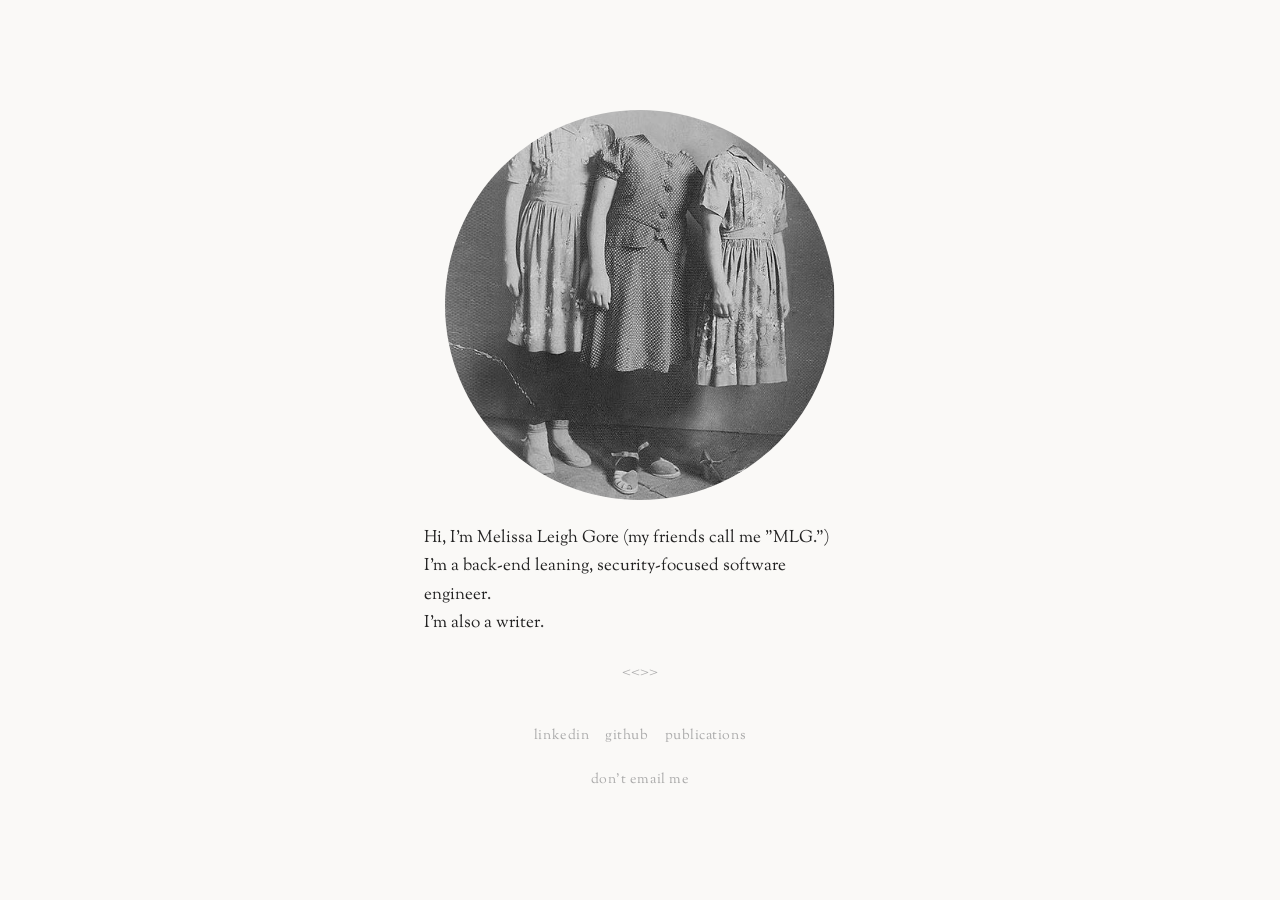
<file: index.html>
<!doctype html>
<html lang="en">
<head>
  <meta charset="utf-8">
  <meta name="viewport" content="width=device-width, initial-scale=1">
  <title>Melissa Leigh Gore</title>
  <meta name="description" content="MLG is a poet & a software engineer">
  <meta name="author" content="Melissa Leigh Gore">
  <link href="https://fonts.googleapis.com/css2?family=Sorts+Mill+Goudy&display=swap" rel="stylesheet">
  <link rel="stylesheet" href="styles.css">
  <link rel="icon" href="favicon.png">
</head>
<body>
  <main>
    <div class="image-wrapper">
      <img src="images/ghost.jpg" alt="Melissa Leigh Gore"/>
      <div class="image-overlay">
        <p>"The moment of change is the only poem"</p>
        <cite>— Adrienne Rich</cite>
      </div>
    </div>
    <p>
    Hi, I'm Melissa Leigh Gore (my friends call me "MLG.")<br>
    I'm a back-end leaning, security-focused software engineer.<br>
    I'm also a writer.
  </p>
    <p class="separator">&lt;&lt;&gt;&gt;</p>
    <nav class="social">
      <a href="https://www.linkedin.com/in/melissaleighgore/" target="_blank" rel="noopener">linkedin</a>
      <a href="https://github.com/mlg-" target="_blank" rel="noopener">github</a>
      <a href="publications.html">publications</a>
    </nav>
    <nav class="social">
      <a href="mailto:hello@melissaleighgore.com">don't email me</a>
    </nav>
  </main>
</body>
</html>
</file>
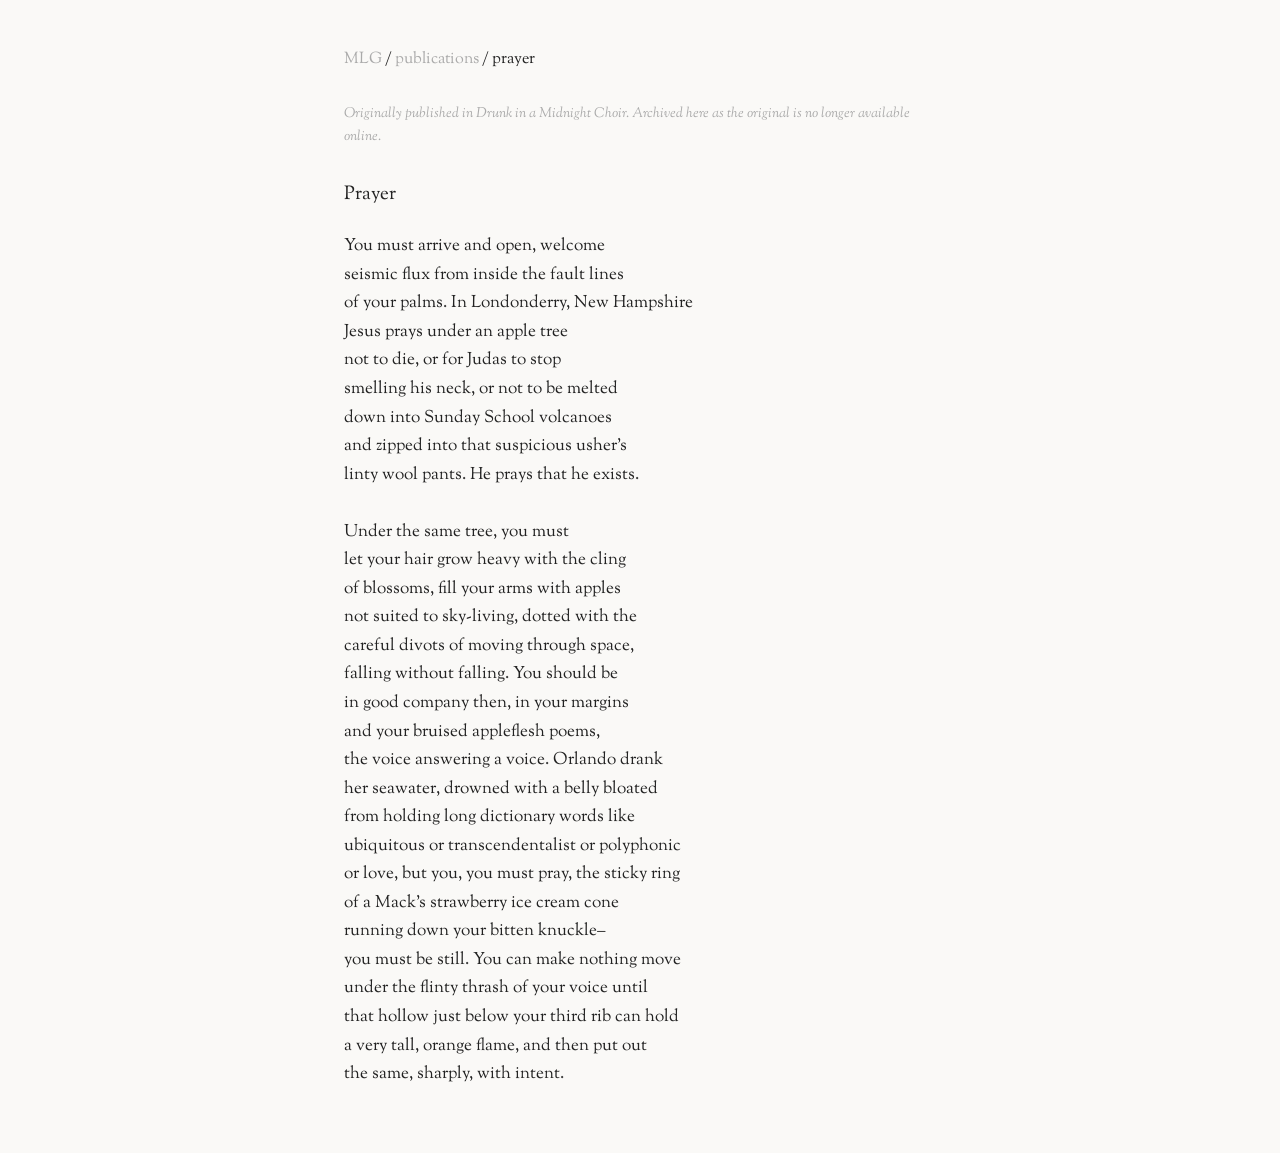
<file: prayer.html>
<!doctype html>
<html lang="en">
<head>
  <meta charset="utf-8">
  <meta name="viewport" content="width=device-width, initial-scale=1">
  <title>Prayer | MLG</title>
  <meta name="description" content="Prayer, a poem by Melissa Leigh Gore">
  <meta name="author" content="Melissa Leigh Gore">
  <link href="https://fonts.googleapis.com/css2?family=Sorts+Mill+Goudy&display=swap" rel="stylesheet">
  <link rel="stylesheet" href="styles.css">
</head>
<body>
  <article>
    <h1><a href="index.html">MLG</a> / <a href="publications.html">publications</a> / prayer</h1>
    <p class="archival">Originally published in <em>Drunk in a Midnight Choir</em>. Archived here as the original is no longer available online.</p>
    <h2>Prayer</h2>
    <p class="poem">You must arrive and open, welcome<br>
seismic flux from inside the fault lines<br>
of your palms. In Londonderry, New Hampshire<br>
Jesus prays under an apple tree<br>
not to die, or for Judas to stop<br>
smelling his neck, or not to be melted<br>
down into Sunday School volcanoes<br>
and zipped into that suspicious usher's<br>
linty wool pants. He prays that he exists.<br>
<br>
Under the same tree, you must<br>
let your hair grow heavy with the cling<br>
of blossoms, fill your arms with apples<br>
not suited to sky-living, dotted with the<br>
careful divots of moving through space,<br>
falling without falling. You should be<br>
in good company then, in your margins<br>
and your bruised appleflesh poems,<br>
the voice answering a voice. Orlando drank<br>
her seawater, drowned with a belly bloated<br>
from holding long dictionary words like<br>
ubiquitous or transcendentalist or polyphonic<br>
or love, but you, you must pray, the sticky ring<br>
of a Mack's strawberry ice cream cone<br>
running down your bitten knuckle–<br>
you must be still. You can make nothing move<br>
under the flinty thrash of your voice until<br>
that hollow just below your third rib can hold<br>
a very tall, orange flame, and then put out<br>
the same, sharply, with intent.</p>
  </article>
</body>
</html>
</file>
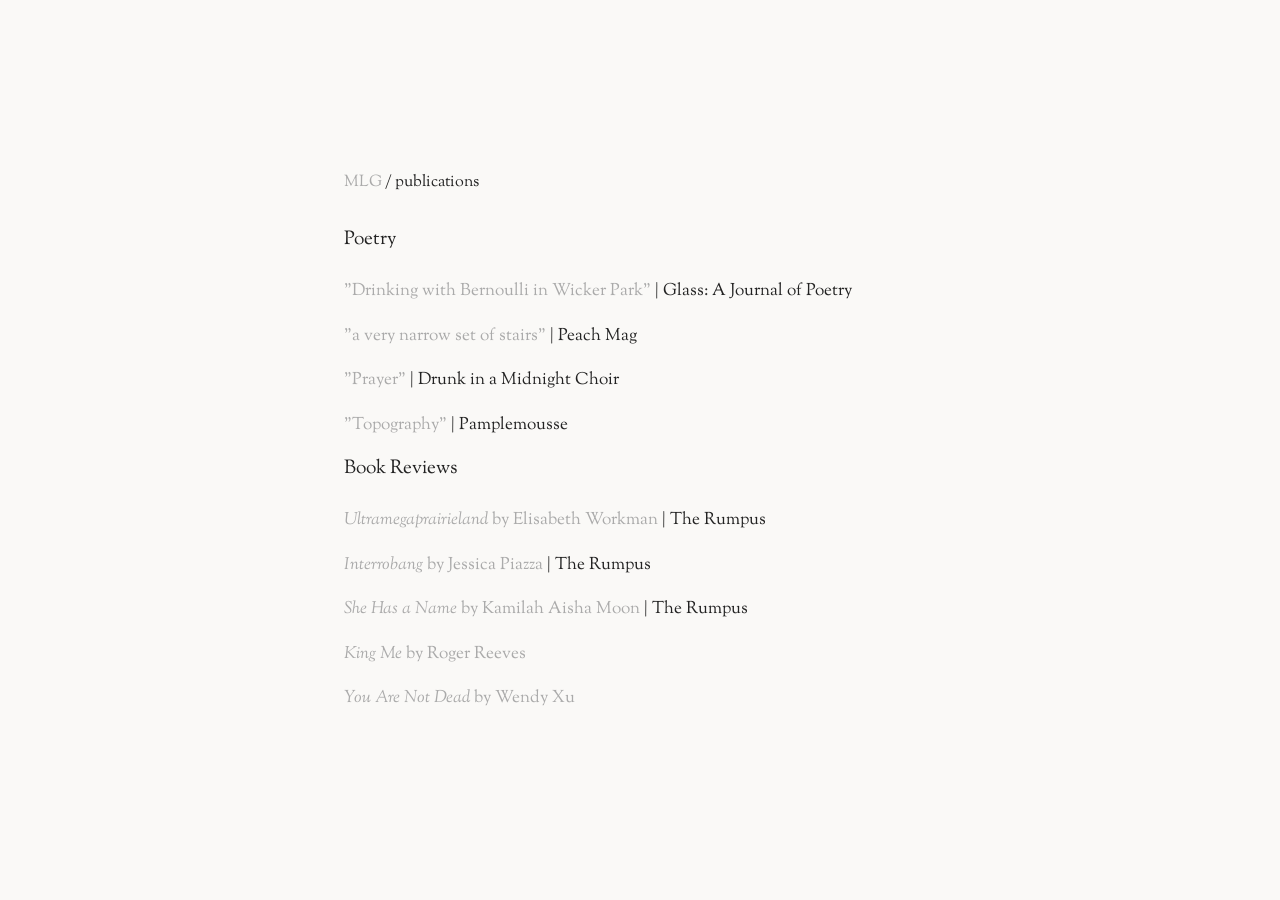
<file: publications.html>
<!doctype html>
<html lang="en">
<head>
  <meta charset="utf-8">
  <meta name="viewport" content="width=device-width, initial-scale=1">
  <title>Publications | MLG</title>
  <meta name="description" content="Writing and publications by Melissa Leigh Gore">
  <meta name="author" content="Melissa Leigh Gore">
  <link href="https://fonts.googleapis.com/css2?family=Sorts+Mill+Goudy&display=swap" rel="stylesheet">
  <link rel="stylesheet" href="styles.css">
</head>
<body>
  <article>
    <h1><a href="index.html">MLG</a> / publications</h1>

    <h2>Poetry</h2>
    <p><a href="https://www.glass-poetry.com/journal/2018/august/gore-drinking.html" target="_blank" rel="noopener">"Drinking with Bernoulli in Wicker Park"</a> | Glass: A Journal of Poetry</p>
    <p><a href="https://www.peachmgzn.com/melissa-leigh-gore" target="_blank" rel="noopener">"a very narrow set of stairs"</a> | Peach Mag</p>
    <p><a href="prayer.html">"Prayer"</a> | Drunk in a Midnight Choir</p>
    <p><a href="https://a.co/d/03ZyaVwk" target="_blank" rel="noopener">"Topography"</a> | Pamplemousse</p>
    <h2>Book Reviews</h2>
    <p><a href="http://therumpus.net/2014/08/ultramegaprairieland-by-elisabeth-workman/" target="_blank" rel="noopener"><em>Ultramegaprairieland</em> by Elisabeth Workman</a> | The Rumpus</p>
    <p><a href="http://therumpus.net/2014/06/interrobang-by-jessica-piazza/" target="_blank" rel="noopener"><em>Interrobang</em> by Jessica Piazza</a> | The Rumpus</p>
    <p><a href="http://therumpus.net/2014/05/she-has-a-name-by-kamilah-aisha-moon/" target="_blank" rel="noopener"><em>She Has a Name</em> by Kamilah Aisha Moon</a> | The Rumpus</p>
    <p><a href="review-king-me-by-roger-reeves.html"><em>King Me</em> by Roger Reeves</a></p>
    <p><a href="review-wendy-xus-you-are-not-dead.html"><em>You Are Not Dead</em> by Wendy Xu</a></p>
  </article>
</body>
</html>
</file>
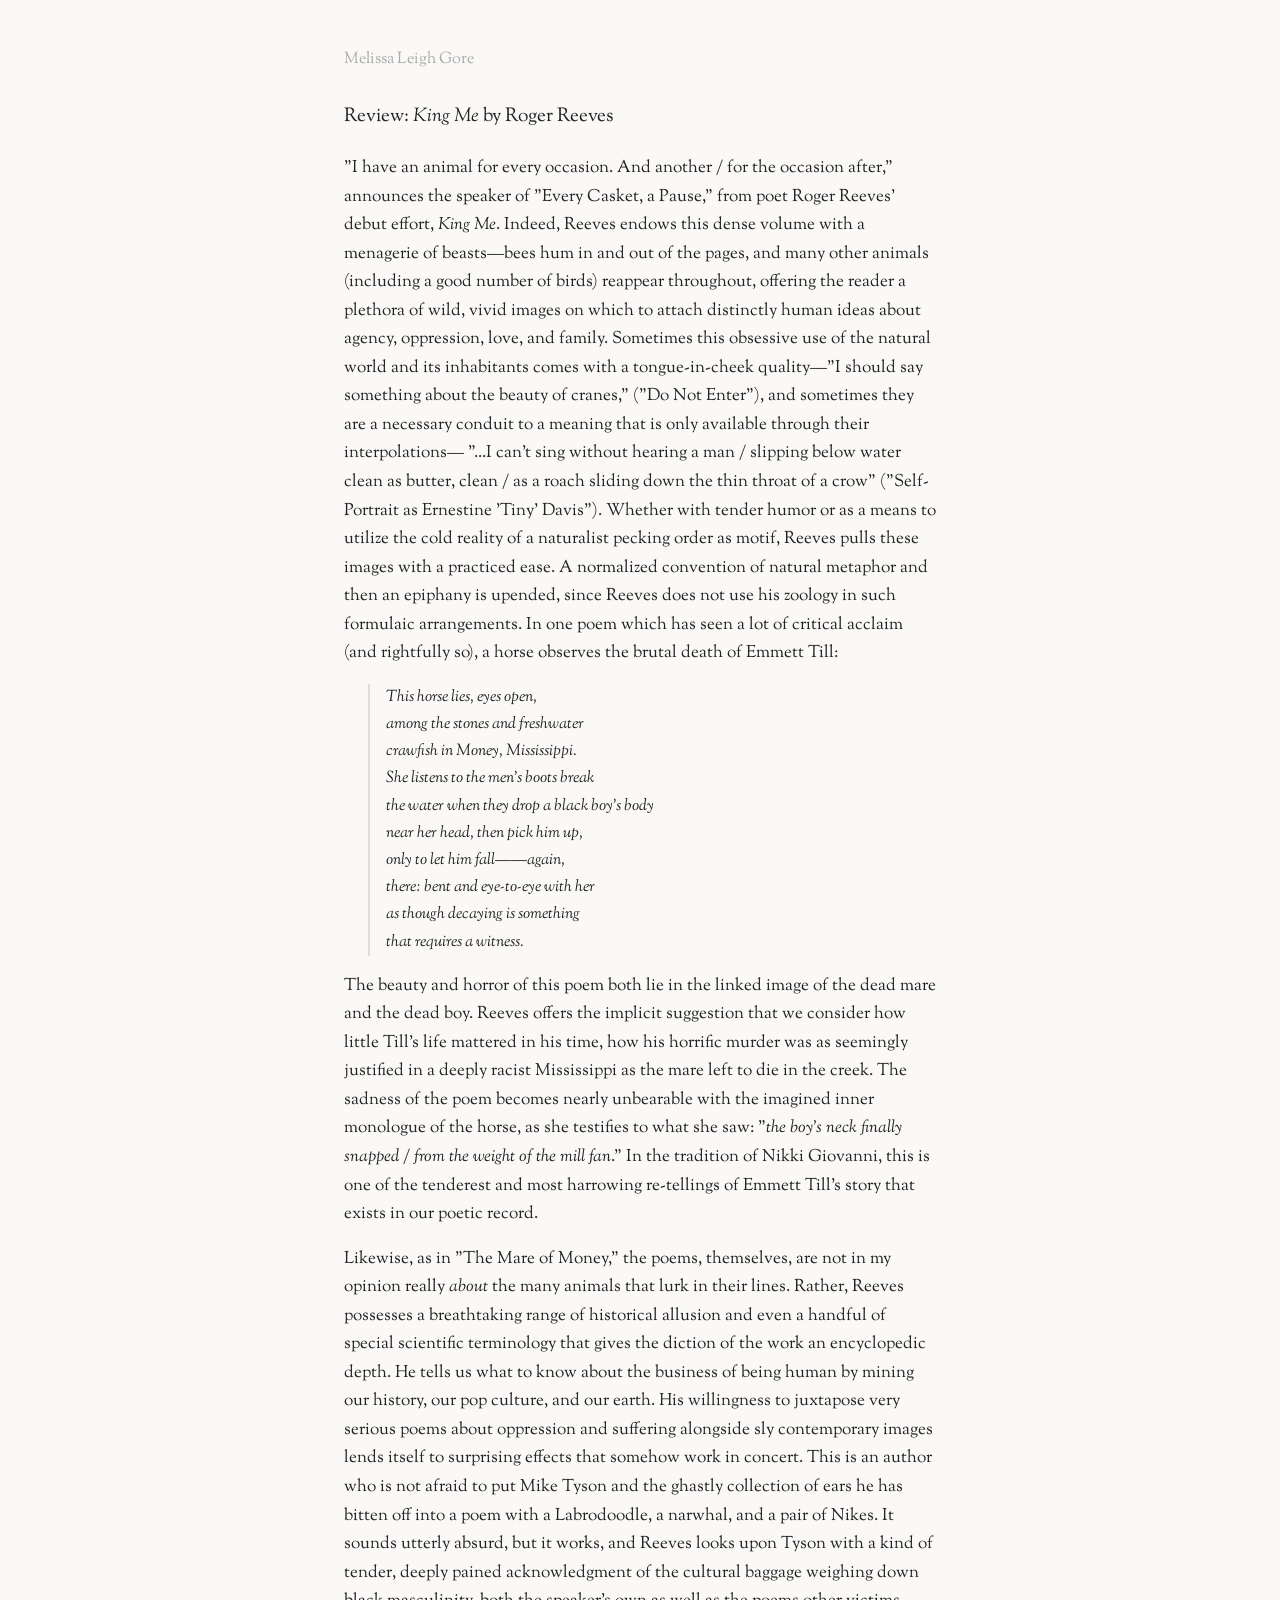
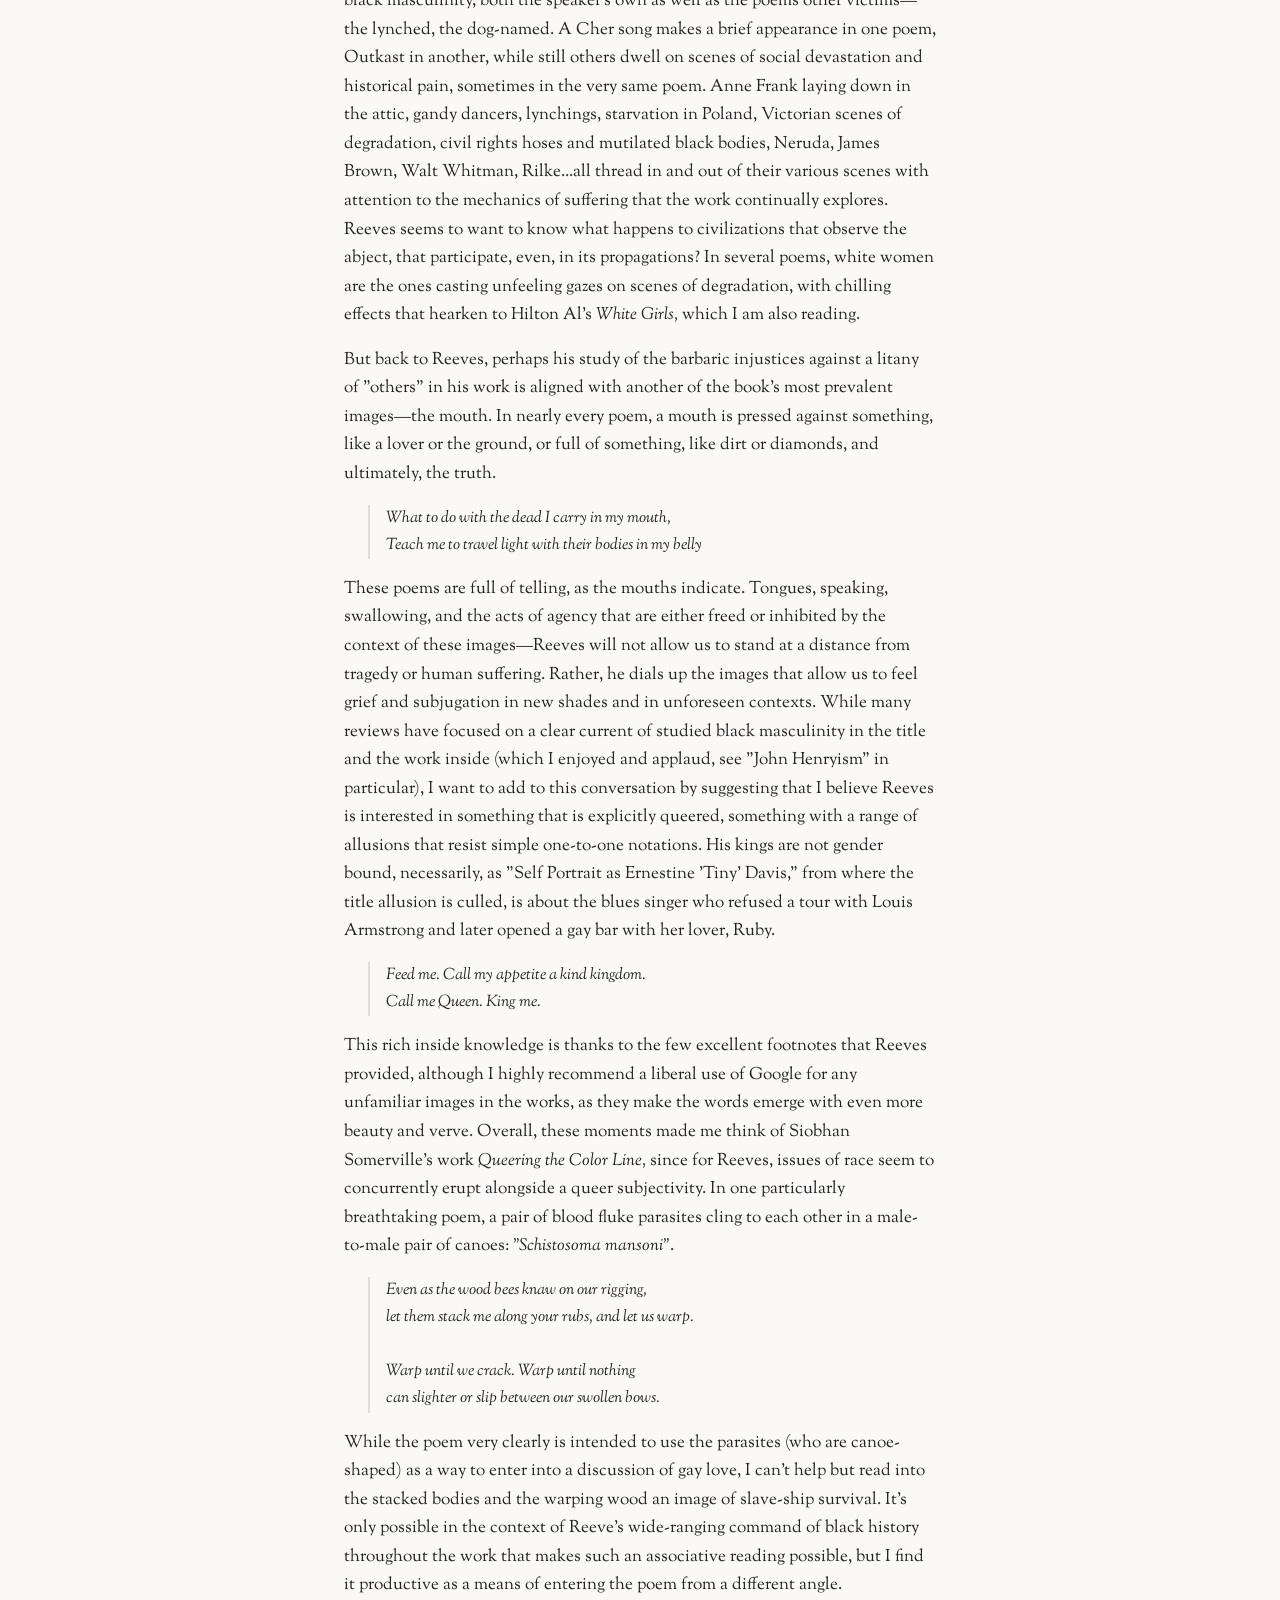
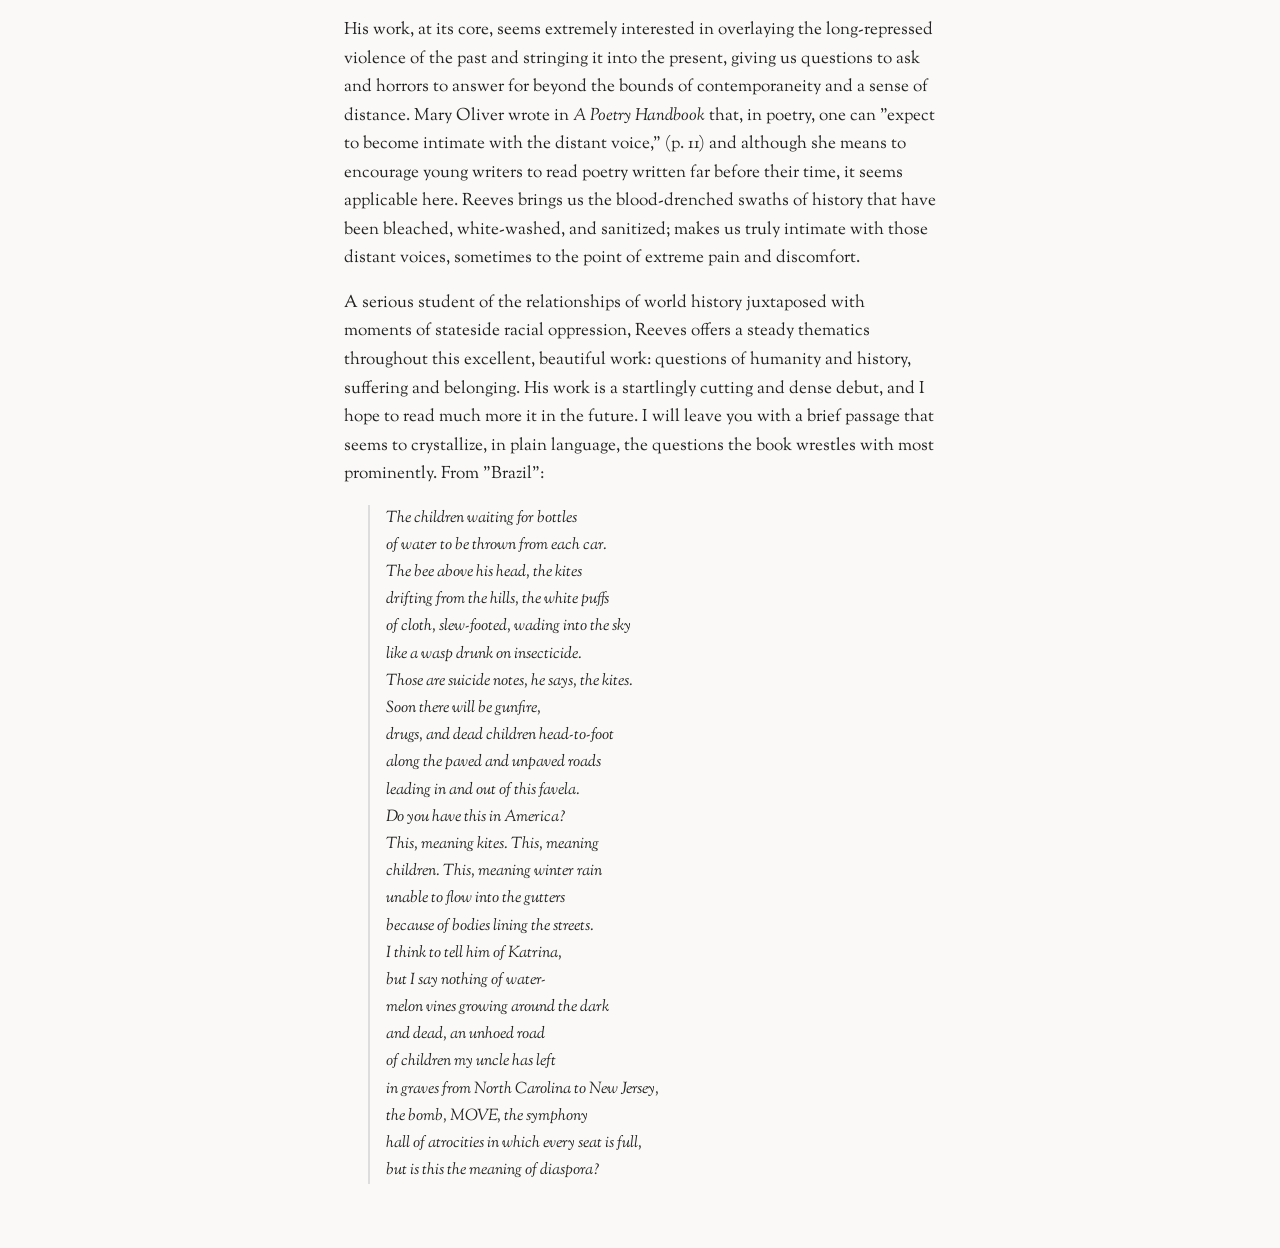
<file: review-king-me-by-roger-reeves.html>
<!doctype html>
<html lang="en">
<head>
  <meta charset="utf-8">
  <meta name="viewport" content="width=device-width, initial-scale=1">
  <title>Review: King Me by Roger Reeves</title>
  <link href="https://fonts.googleapis.com/css2?family=Sorts+Mill+Goudy&display=swap" rel="stylesheet">
  <link rel="stylesheet" href="styles.css">
</head>
<body>
  <article>
    <h1><a href="index.html">Melissa Leigh Gore</a></h1>
    <h2>Review: <i>King Me</i> by Roger Reeves</h2>

    <p>"I have an animal for every occasion. And another / for the occasion after," announces the speaker of "Every Casket, a Pause," from poet Roger Reeves' debut effort, <i>King Me</i>. Indeed, Reeves endows this dense volume with a menagerie of beasts—bees hum in and out of the pages, and many other animals (including a good number of birds) reappear throughout, offering the reader a plethora of wild, vivid images on which to attach distinctly human ideas about agency, oppression, love, and family. Sometimes this obsessive use of the natural world and its inhabitants comes with a tongue-in-cheek quality—"I should say something about the beauty of cranes," ("Do Not Enter"), and sometimes they are a necessary conduit to a meaning that is only available through their interpolations— "...I can't sing without hearing a man / slipping below water clean as butter, clean / as a roach sliding down the thin throat of a crow" ("Self-Portrait as Ernestine 'Tiny' Davis"). Whether with tender humor or as a means to utilize the cold reality of a naturalist pecking order as motif, Reeves pulls these images with a practiced ease. A normalized convention of natural metaphor and then an epiphany is upended, since Reeves does not use his zoology in such formulaic arrangements. In one poem which has seen a lot of critical acclaim (and rightfully so), a horse observes the brutal death of Emmett Till:</p>

    <blockquote>This horse lies, eyes open,<br>
    among the stones and freshwater<br>
    crawfish in Money, Mississippi.<br>
    She listens to the men's boots break<br>
    the water when they drop a black boy's body<br>
    near her head, then pick him up,<br>
    only to let him fall——again,<br>
    there: bent and eye-to-eye with her<br>
    as though decaying is something<br>
    that requires a witness.</blockquote>

    <p>The beauty and horror of this poem both lie in the linked image of the dead mare and the dead boy. Reeves offers the implicit suggestion that we consider how little Till's life mattered in his time, how his horrific murder was as seemingly justified in a deeply racist Mississippi as the mare left to die in the creek. The sadness of the poem becomes nearly unbearable with the imagined inner monologue of the horse, as she testifies to what she saw: "<i>the boy's neck finally snapped / from the weight of the mill fan</i>." In the tradition of Nikki Giovanni, this is one of the tenderest and most harrowing re-tellings of Emmett Till's story that exists in our poetic record.</p>

    <p>Likewise, as in "The Mare of Money," the poems, themselves, are not in my opinion really <i>about</i> the many animals that lurk in their lines. Rather, Reeves possesses a breathtaking range of historical allusion and even a handful of special scientific terminology that gives the diction of the work an encyclopedic depth. He tells us what to know about the business of being human by mining our history, our pop culture, and our earth. His willingness to juxtapose very serious poems about oppression and suffering alongside sly contemporary images lends itself to surprising effects that somehow work in concert. This is an author who is not afraid to put Mike Tyson and the ghastly collection of ears he has bitten off into a poem with a Labrodoodle, a narwhal, and a pair of Nikes. It sounds utterly absurd, but it works, and Reeves looks upon Tyson with a kind of tender, deeply pained acknowledgment of the cultural baggage weighing down black masculinity, both the speaker's own as well as the poems other victims—the lynched, the dog-named. A Cher song makes a brief appearance in one poem, Outkast in another, while still others dwell on scenes of social devastation and historical pain, sometimes in the very same poem. Anne Frank laying down in the attic, gandy dancers, lynchings, starvation in Poland, Victorian scenes of degradation, civil rights hoses and mutilated black bodies, Neruda, James Brown, Walt Whitman, Rilke...all thread in and out of their various scenes with attention to the mechanics of suffering that the work continually explores. Reeves seems to want to know what happens to civilizations that observe the abject, that participate, even, in its propagations? In several poems, white women are the ones casting unfeeling gazes on scenes of degradation, with chilling effects that hearken to Hilton Al's <em>White Girls,</em> which I am also reading.</p>

    <p>But back to Reeves, perhaps his study of the barbaric injustices against a litany of "others" in his work is aligned with another of the book's most prevalent images—the mouth. In nearly every poem, a mouth is pressed against something, like a lover or the ground, or full of something, like dirt or diamonds, and ultimately, the truth.</p>

    <blockquote>What to do with the dead I carry in my mouth,<br>
    Teach me to travel light with their bodies in my belly</blockquote>

    <p>These poems are full of telling, as the mouths indicate. Tongues, speaking, swallowing, and the acts of agency that are either freed or inhibited by the context of these images—Reeves will not allow us to stand at a distance from tragedy or human suffering. Rather, he dials up the images that allow us to feel grief and subjugation in new shades and in unforeseen contexts. While many reviews have focused on a clear current of studied black masculinity in the title and the work inside (which I enjoyed and applaud, see "John Henryism" in particular), I want to add to this conversation by suggesting that I believe Reeves is interested in something that is explicitly queered, something with a range of allusions that resist simple one-to-one notations. His kings are not gender bound, necessarily, as "Self Portrait as Ernestine 'Tiny' Davis," from where the title allusion is culled, is about the blues singer who refused a tour with Louis Armstrong and later opened a gay bar with her lover, Ruby.</p>

    <blockquote>Feed me. Call my appetite a kind kingdom.<br>
    Call me Queen. King me.</blockquote>

    <p>This rich inside knowledge is thanks to the few excellent footnotes that Reeves provided, although I highly recommend a liberal use of Google for any unfamiliar images in the works, as they make the words emerge with even more beauty and verve. Overall, these moments made me think of Siobhan Somerville's work <i>Queering the Color Line,</i> since for Reeves, issues of race seem to concurrently erupt alongside a queer subjectivity. In one particularly breathtaking poem, a pair of blood fluke parasites cling to each other in a male-to-male pair of canoes: <i>"Schistosoma mansoni"</i>.</p>

    <blockquote>Even as the wood bees knaw on our rigging,<br>
    let them stack me along your rubs, and let us warp.<br><br>
    Warp until we crack. Warp until nothing<br>
    can slighter or slip between our swollen bows.</blockquote>

    <p>While the poem very clearly is intended to use the parasites (who are canoe-shaped) as a way to enter into a discussion of gay love, I can't help but read into the stacked bodies and the warping wood an image of slave-ship survival. It's only possible in the context of Reeve's wide-ranging command of black history throughout the work that makes such an associative reading possible, but I find it productive as a means of entering the poem from a different angle.</p>

    <p>His work, at its core, seems extremely interested in overlaying the long-repressed violence of the past and stringing it into the present, giving us questions to ask and horrors to answer for beyond the bounds of contemporaneity and a sense of distance. Mary Oliver wrote in <i>A Poetry Handbook</i> that, in poetry, one can "expect to become intimate with the distant voice," (p. 11) and although she means to encourage young writers to read poetry written far before their time, it seems applicable here. Reeves brings us the blood-drenched swaths of history that have been bleached, white-washed, and sanitized; makes us truly intimate with those distant voices, sometimes to the point of extreme pain and discomfort.</p>

    <p>A serious student of the relationships of world history juxtaposed with moments of stateside racial oppression, Reeves offers a steady thematics throughout this excellent, beautiful work: questions of humanity and history, suffering and belonging. His work is a startlingly cutting and dense debut, and I hope to read much more it in the future. I will leave you with a brief passage that seems to crystallize, in plain language, the questions the book wrestles with most prominently. From "Brazil":</p>

    <blockquote>The children waiting for bottles<br>
    of water to be thrown from each car.<br>
    The bee above his head, the kites<br>
    drifting from the hills, the white puffs<br>
    of cloth, slew-footed, wading into the sky<br>
    like a wasp drunk on insecticide.<br>
    <i>Those are suicide notes,</i> he says, <i>the kites</i>.<br>
    Soon there will be gunfire,<br>
    drugs, and dead children head-to-foot<br>
    along the paved and unpaved roads<br>
    leading in and out of this favela.<br>
    <i>Do you have this in America?</i><br>
    This, meaning kites. This, meaning<br>
    children. This, meaning winter rain<br>
    unable to flow into the gutters<br>
    because of bodies lining the streets.<br>
    I think to tell him of Katrina,<br>
    but I say nothing of water-<br>
    melon vines growing around the dark<br>
    and dead, an unhoed road<br>
    of children my uncle has left<br>
    in graves from North Carolina to New Jersey,<br>
    the bomb, MOVE, the symphony<br>
    hall of atrocities in which every seat is full,<br>
    but is this the meaning of diaspora?</blockquote>

  </article>
</body>
</html>
</file>
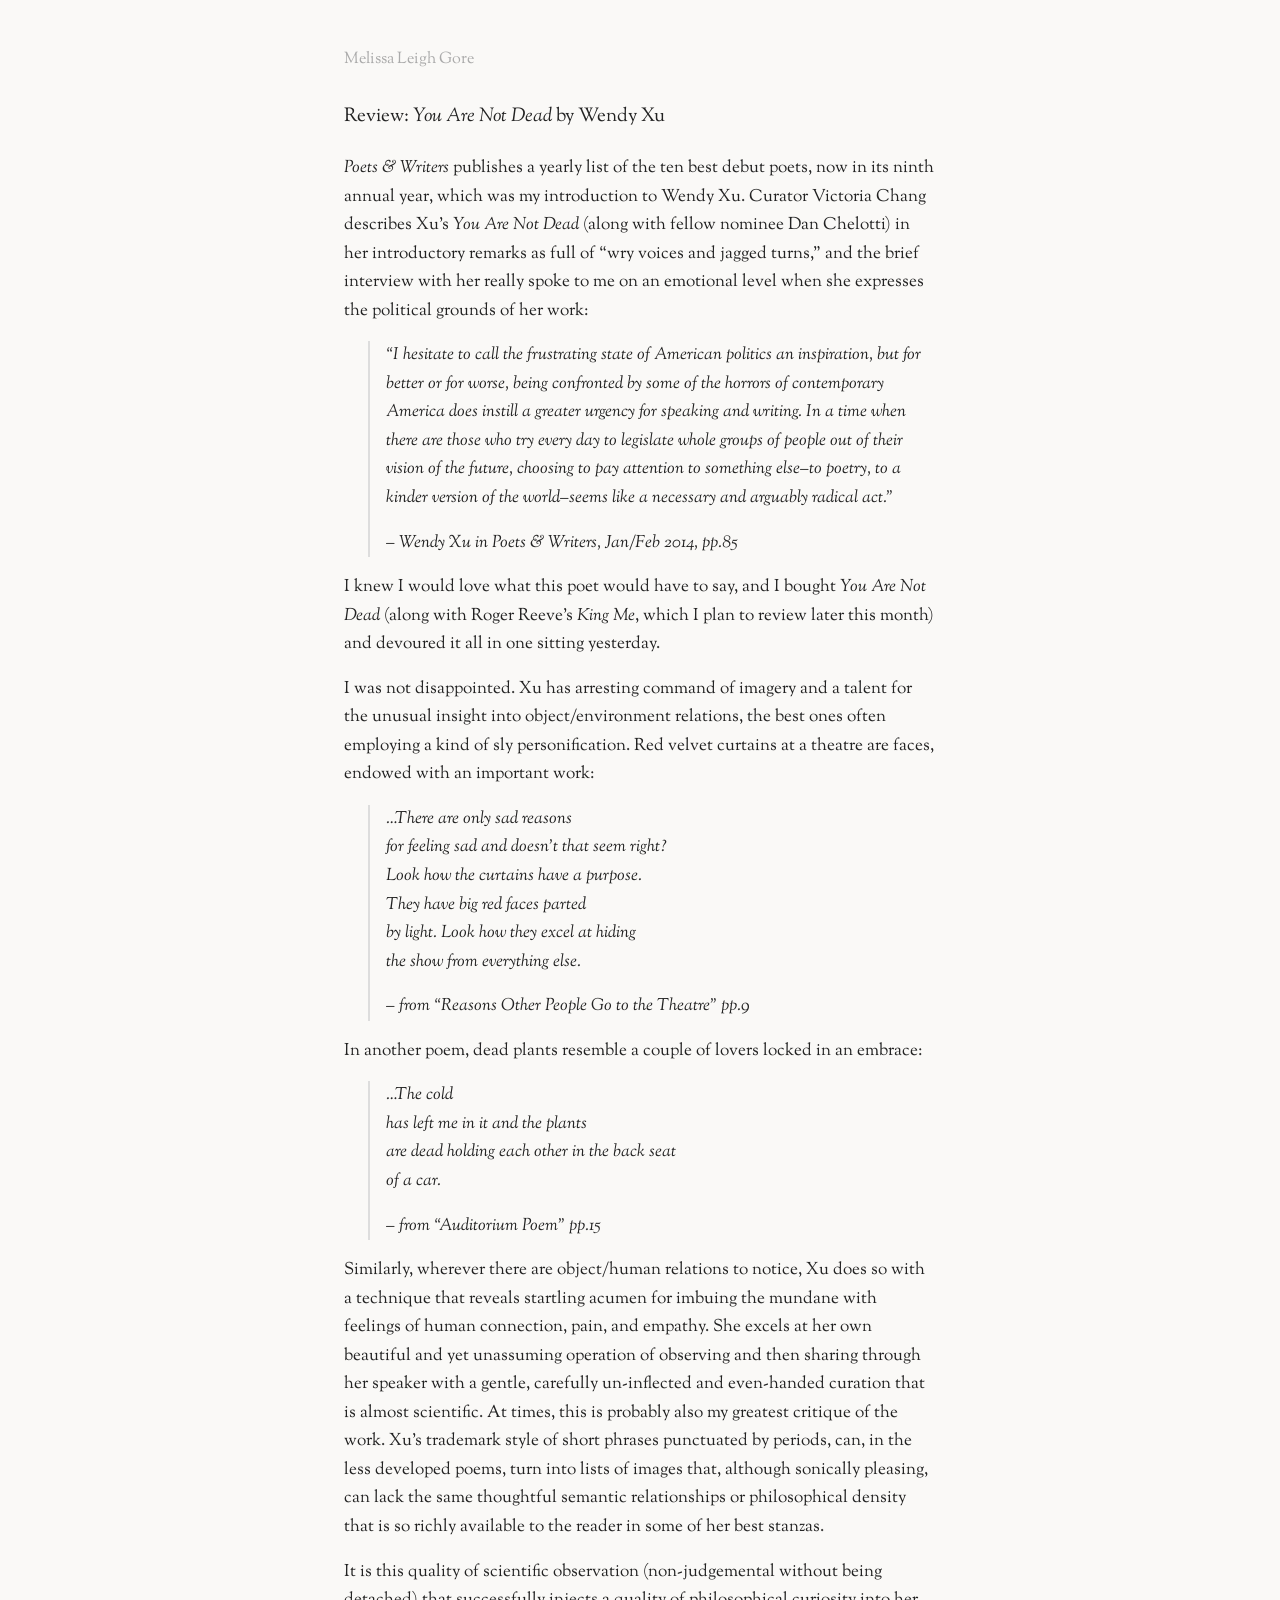
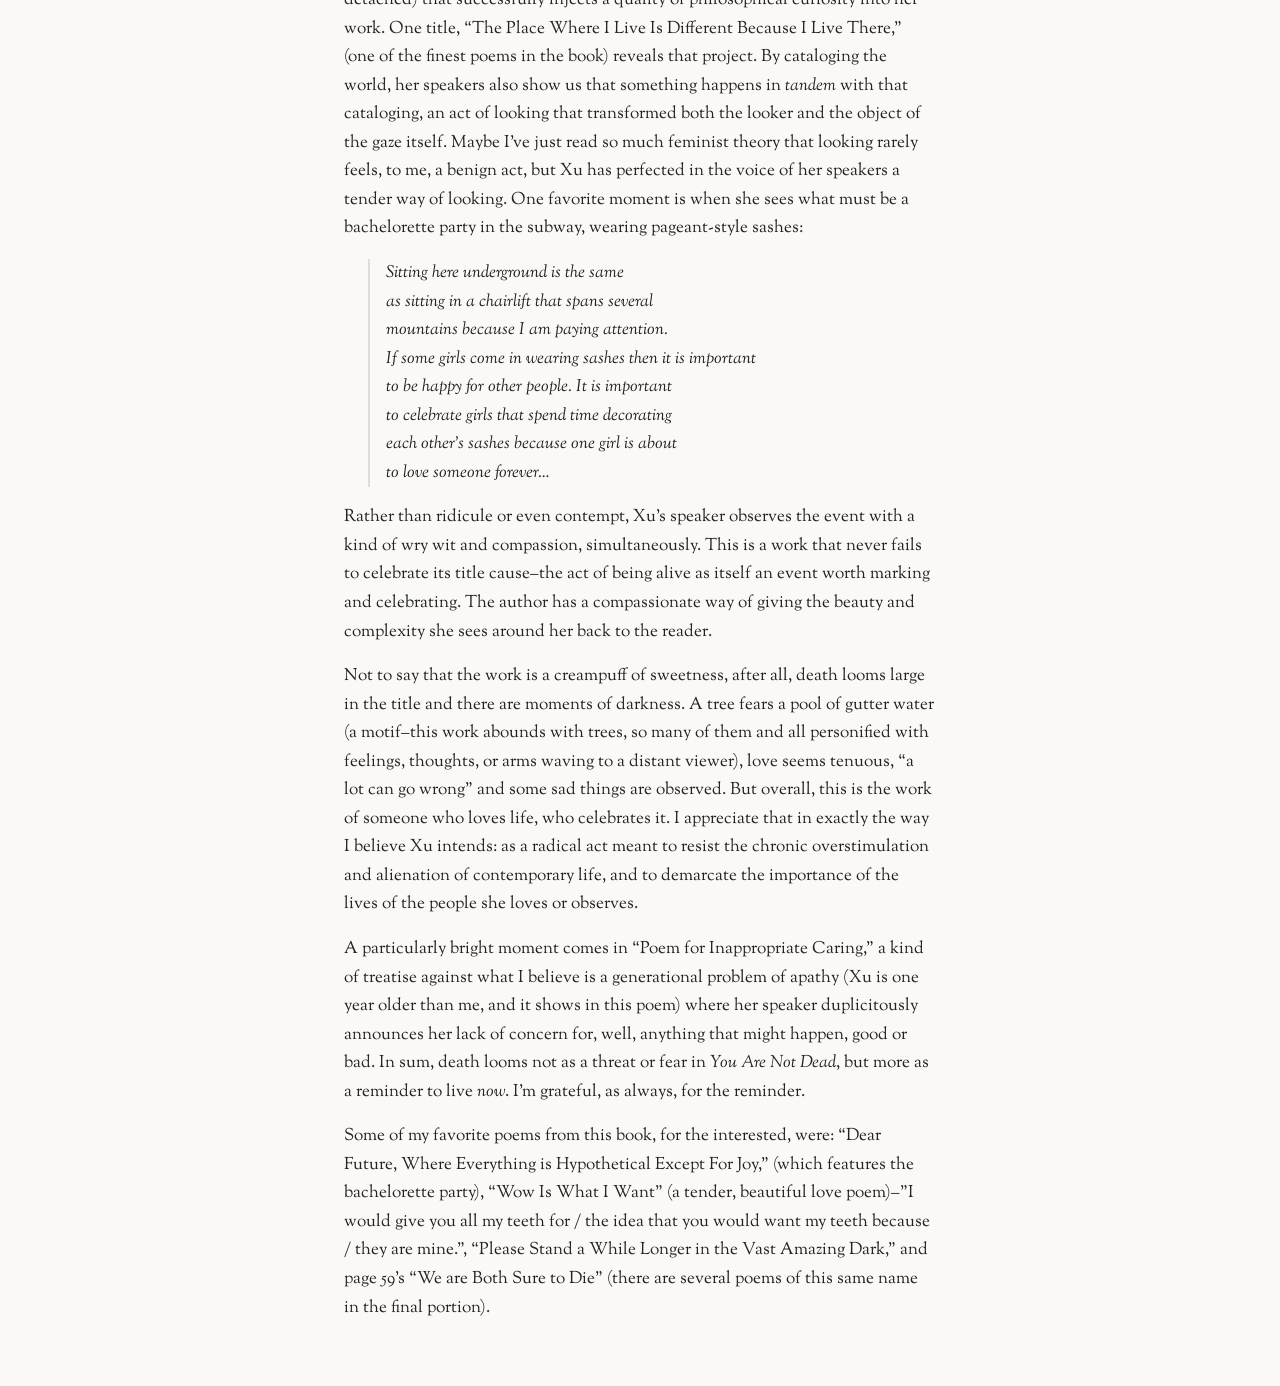
<file: review-wendy-xus-you-are-not-dead.html>
<!doctype html>
<html lang="en">
<head>
  <meta charset="utf-8">
  <meta name="viewport" content="width=device-width, initial-scale=1">
  <title>Review: You Are Not Dead by Wendy Xu</title>
  <link href="https://fonts.googleapis.com/css2?family=Sorts+Mill+Goudy&display=swap" rel="stylesheet">
  <link rel="stylesheet" href="styles.css">
</head>
<body>
  <article>
    <h1><a href="index.html">Melissa Leigh Gore</a></h1>
    <h2>Review: <i>You Are Not Dead</i> by Wendy Xu</h2>

    <p><em>Poets &amp; Writers</em> publishes a yearly list of the ten best debut poets, now in its ninth annual year, which was my introduction to Wendy Xu. Curator Victoria Chang describes Xu&#8217;s <em>You Are Not Dead</em> (along with fellow nominee Dan Chelotti) in her introductory remarks as full of &#8220;wry voices and jagged turns,&#8221; and the brief interview with her really spoke to me on an emotional level when she expresses the political grounds of her work:</p>

    <blockquote>
      <p>&#8220;I hesitate to call the frustrating state of American politics an inspiration, but for better or for worse, being confronted by some of the horrors of contemporary America does instill a greater urgency for speaking and writing. In a time when there are those who try every day to legislate whole groups of people out of their vision of the future, choosing to pay attention to something else–to poetry, to a kinder version of the world–seems like a necessary and arguably radical act.&#8221;</p>
      <p>&#8211; Wendy Xu in <i>Poets &amp; Writers</i>, Jan/Feb 2014, pp.85</p>
    </blockquote>

    <p>I knew I would love what this poet would have to say, and I bought <em>You Are Not Dead</em> (along with Roger Reeve&#8217;s <em>King Me</em>, which I plan to review later this month) and devoured it all in one sitting yesterday.</p>

    <p>I was not disappointed. Xu has arresting command of imagery and a talent for the unusual insight into object/environment relations, the best ones often employing a kind of sly personification. Red velvet curtains at a theatre are faces, endowed with an important work:</p>

    <blockquote>
      <p>&#8230;There are only sad reasons<br>
      for feeling sad and doesn&#8217;t that seem right?<br>
      Look how the curtains have a purpose.<br>
      They have big red faces parted<br>
      by light. Look how they excel at hiding<br>
      the show from everything else.</p>
      <p>&#8211; from &#8220;Reasons Other People Go to the Theatre&#8221; pp.9</p>
    </blockquote>

    <p>In another poem, dead plants resemble a couple of lovers locked in an embrace:</p>

    <blockquote>
      <p>&#8230;The cold<br>
      has left me in it and the plants<br>
      are dead holding each other in the back seat<br>
      of a car.</p>
      <p>&#8211; from &#8220;Auditorium Poem&#8221; pp.15</p>
    </blockquote>

    <p>Similarly, wherever there are object/human relations to notice, Xu does so with a technique that reveals startling acumen for imbuing the mundane with feelings of human connection, pain, and empathy. She excels at her own beautiful and yet unassuming operation of observing and then sharing through her speaker with a gentle, carefully un-inflected and even-handed curation that is almost scientific. At times, this is probably also my greatest critique of the work. Xu&#8217;s trademark style of short phrases punctuated by periods, can, in the less developed poems, turn into lists of images that, although sonically pleasing, can lack the same thoughtful semantic relationships or philosophical density that is so richly available to the reader in some of her best stanzas.</p>

    <p>It is this quality of scientific observation (non-judgemental without being detached) that successfully injects a quality of philosophical curiosity into her work. One title, &#8220;The Place Where I Live Is Different Because I Live There,&#8221; (one of the finest poems in the book) reveals that project. By cataloging the world, her speakers also show us that something happens in <i>tandem</i> with that cataloging, an act of looking that transformed both the looker and the object of the gaze itself. Maybe I&#8217;ve just read so much feminist theory that looking rarely feels, to me, a benign act, but Xu has perfected in the voice of her speakers a tender way of looking. One favorite moment is when she sees what must be a bachelorette party in the subway, wearing pageant-style sashes:</p>

    <blockquote>
      <p>Sitting here underground is the same<br>
      as sitting in a chairlift that spans several<br>
      mountains because I am paying attention.<br>
      If some girls come in wearing sashes then it is important<br>
      to be happy for other people. It is important<br>
      to celebrate girls that spend time decorating<br>
      each other&#8217;s sashes because one girl is about<br>
      to love someone forever&#8230;</p>
    </blockquote>

    <p>Rather than ridicule or even contempt, Xu&#8217;s speaker observes the event with a kind of wry wit and compassion, simultaneously. This is a work that never fails to celebrate its title cause–the act of being alive as itself an event worth marking and celebrating. The author has a compassionate way of giving the beauty and complexity she sees around her back to the reader.</p>

    <p>Not to say that the work is a creampuff of sweetness, after all, death looms large in the title and there are moments of darkness. A tree fears a pool of gutter water (a motif–this work abounds with trees, so many of them and all personified with feelings, thoughts, or arms waving to a distant viewer), love seems tenuous, &#8220;a lot can go wrong&#8221; and some sad things are observed. But overall, this is the work of someone who loves life, who celebrates it. I appreciate that in exactly the way I believe Xu intends: as a radical act meant to resist the chronic overstimulation and alienation of contemporary life, and to demarcate the importance of the lives of the people she loves or observes.</p>

    <p>A particularly bright moment comes in &#8220;Poem for Inappropriate Caring,&#8221; a kind of treatise against what I believe is a generational problem of apathy (Xu is one year older than me, and it shows in this poem) where her speaker duplicitously announces her lack of concern for, well, anything that might happen, good or bad. In sum, death looms not as a threat or fear in <i>You Are Not Dead</i>, but more as a reminder to live <i>now</i>. I&#8217;m grateful, as always, for the reminder.</p>

    <p>Some of my favorite poems from this book, for the interested, were: &#8220;Dear Future, Where Everything is Hypothetical Except For Joy,&#8221; (which features the bachelorette party), &#8220;Wow Is What I Want&#8221; (a tender, beautiful love poem)–&#8221;I would give you all my teeth for / the idea that you would want my teeth because / they are mine.&#8221;, &#8220;Please Stand a While Longer in the Vast Amazing Dark,&#8221; and page 59&#8217;s &#8220;We are Both Sure to Die&#8221; (there are several poems of this same name in the final portion).</p>

  </article>
</body>
</html>
</file>
<file: styles.css>
*, *::before, *::after {
  box-sizing: border-box;
}

body {
  margin: 0;
  min-height: 100vh;
  display: flex;
  align-items: center;
  justify-content: center;
  font-family: 'Sorts Mill Goudy', serif;
  background: #faf9f7;
  color: #222;
}

main {
  display: flex;
  flex-direction: column;
  align-items: center;
  text-align: center;
  padding: 2rem 1.5rem;
  max-width: 480px;
  width: 100%;
}

.image-wrapper {
  position: relative;
  width: min(390px, 85vw);
  height: min(390px, 85vw);
  border-radius: 50%;
  overflow: hidden;
  margin-bottom: 1.5rem;
}

img {
  width: 100%;
  height: 100%;
  object-fit: cover;
  object-position: bottom;
}

.image-overlay {
  position: absolute;
  inset: 0;
  background: rgba(0, 0, 0, 0.52);
  display: flex;
  flex-direction: column;
  align-items: center;
  justify-content: center;
  padding: 2.5rem;
  opacity: 0;
  transition: opacity 0.4s ease;
}

.image-wrapper:hover .image-overlay {
  opacity: 1;
}

.image-overlay p {
  color: #fff;
  font-style: normal;
  font-size: 0.95rem;
  line-height: 1.6;
  text-align: center;
  margin: 0 0 0.5rem;
}

.image-overlay cite {
  color: rgba(255, 255, 255, 0.7);
  font-size: 0.8rem;
  letter-spacing: 0.04em;
}

p {
  text-align: left;
  font-size: 1.05rem;
  line-height: 1.7;
  margin: 0 0 1rem;
}

.separator {
  color: #aaa;
  margin: 0.25rem 0 1rem;
}

a {
  color: #aaa;
  text-decoration: none;
  transition: color 0.15s ease;
}

a:hover {
  color: #7B1C16;
  text-decoration: none;
}

blockquote {
  margin: 0;
  font-size: 1rem;
  line-height: 1.7;
  font-style: italic;
}

cite {
  font-style: normal;
}

.social {
  margin-top: 1.5rem;
  display: flex;
  gap: 1rem;
  font-size: 0.85rem;
  color: #aaa;
  letter-spacing: 0.04em;
}

.social a {
  color: #aaa;
}

.social a:hover {
  color: #7B1C16;
  text-decoration: none;
}

.archival {
  font-size: 0.85rem;
  color: #aaa;
  font-style: italic;
  margin-bottom: 2rem;
}

.poem {
  text-align: left;
}

/* Article pages */
article {
  max-width: 640px;
  width: 100%;
  padding: 3rem 1.5rem;
  margin: 0 auto;
}

article h1 {
  font-size: 1rem;
  font-weight: normal;
  margin: 0 0 2rem;
}

article h2 {
  font-size: 1.2rem;
  font-weight: normal;
  margin: 0 0 1.5rem;
}

article p {
  text-align: left;
}

article blockquote {
  margin: 1rem 0 1rem 1.5rem;
  padding-left: 1rem;
  border-left: 2px solid #ddd;
}
</file>
